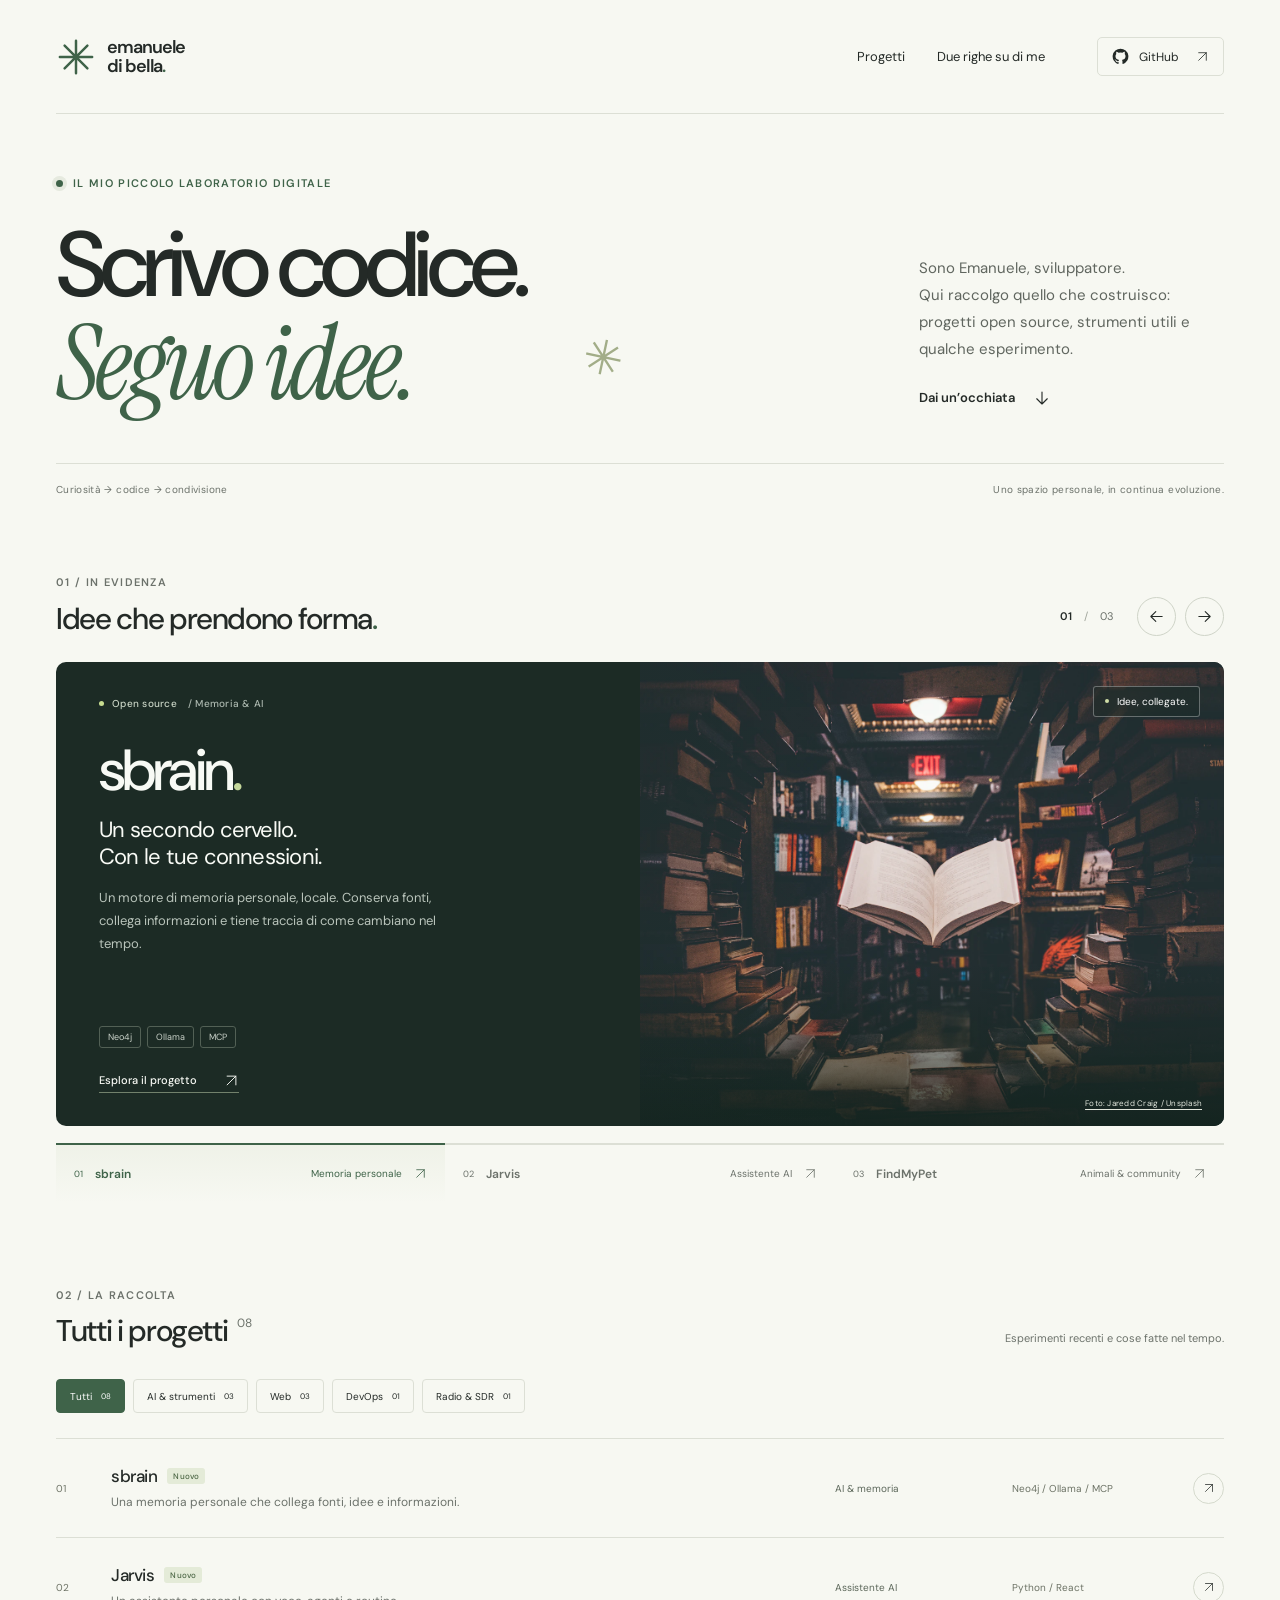
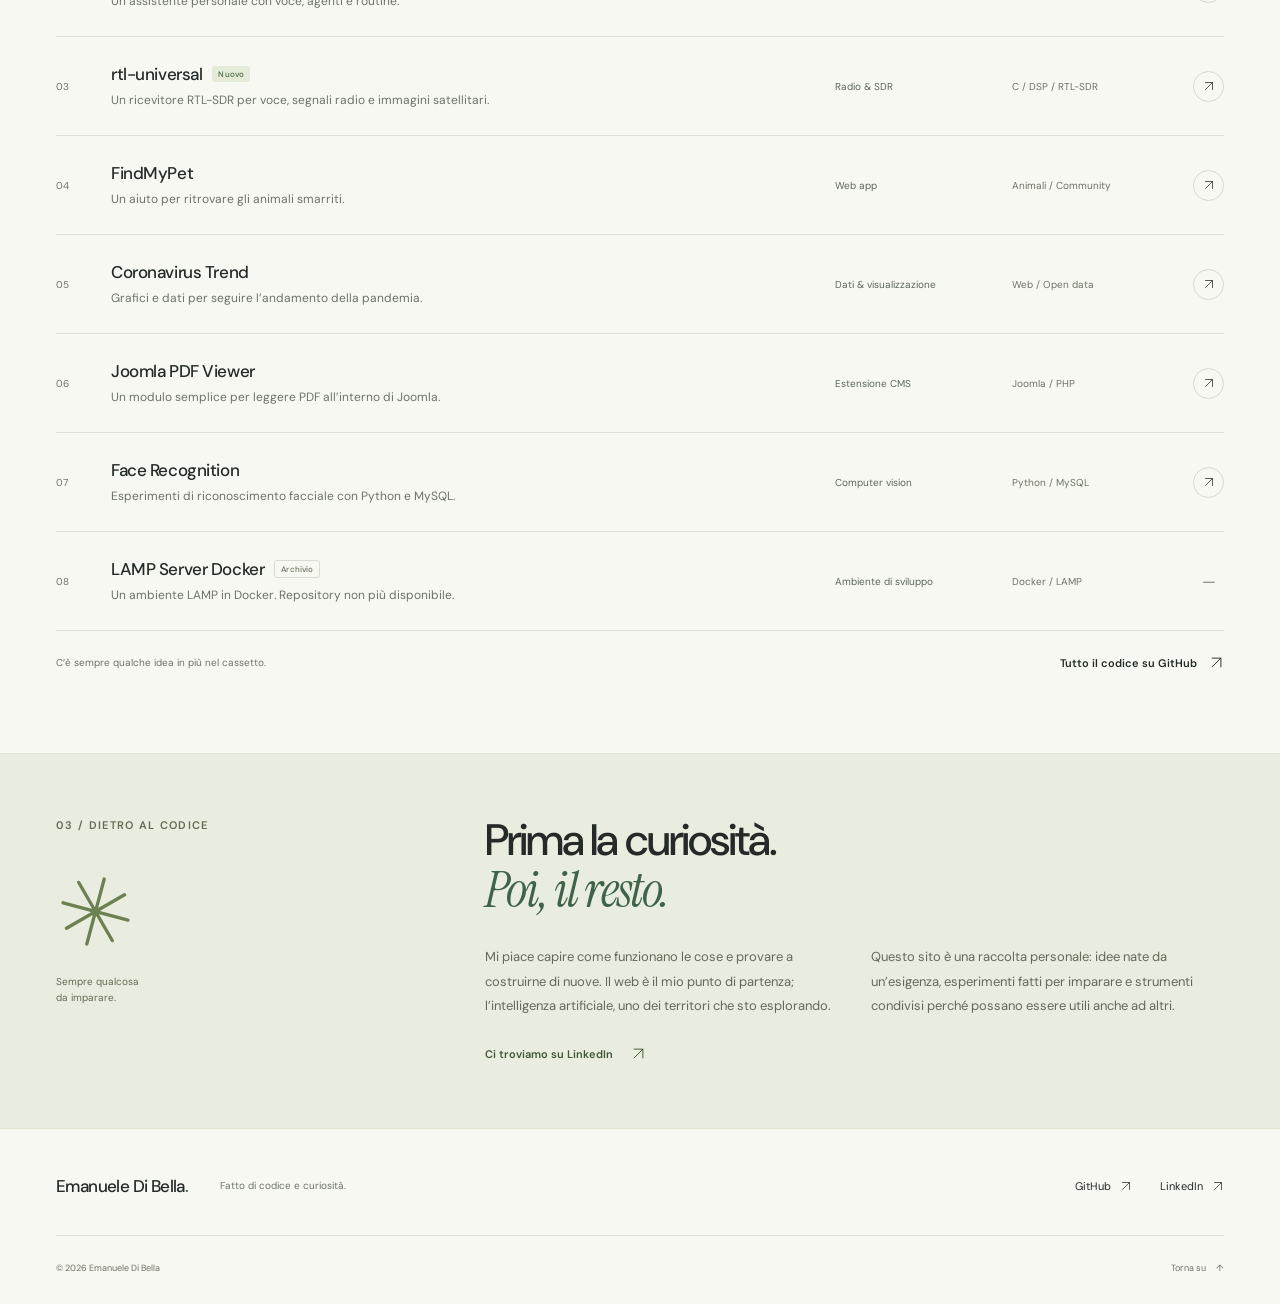
<file: index.html>
<!doctype html>
<html lang="it">
<head>
    <meta charset="utf-8">
    <meta name="viewport" content="width=device-width, initial-scale=1">
    <meta name="description" content="Il piccolo laboratorio di Emanuele Di Bella. Progetti open source, esperimenti con l’intelligenza artificiale e strumenti per il web.">
    <meta name="theme-color" content="#f7f8f2">
    <meta property="og:type" content="website">
    <meta property="og:locale" content="it_IT">
    <meta property="og:title" content="Emanuele Di Bella — Codice e curiosità">
    <meta property="og:description" content="Progetti personali, open source e idee che diventano codice. Entra nel mio piccolo laboratorio.">
    <meta property="og:url" content="https://emanueledibella.com/">
    <link rel="canonical" href="https://emanueledibella.com/">
    <link rel="icon" href="assets/img/favicon.svg" type="image/svg+xml">
    <link rel="preload" href="assets/fonts/dm-sans-variable.ttf" as="font" type="font/ttf" crossorigin>
    <link rel="preload" href="assets/fonts/instrument-serif-italic.ttf" as="font" type="font/ttf" crossorigin>
    <link rel="stylesheet" href="assets/css/style.css">
    <script src="assets/js/js.js" defer></script>
    <title>Emanuele Di Bella — Codice e curiosità</title>
</head>
<body id="top">
    <a class="skip-link" href="#main">Vai al contenuto</a>
    <svg class="svg-definitions" xmlns="http://www.w3.org/2000/svg" aria-hidden="true">
        <symbol id="icon-arrow-up-right" viewBox="0 0 24 24"><path d="M5 19 19 5M5 5h14v14"/></symbol>
        <symbol id="icon-arrow-right" viewBox="0 0 24 24"><path d="M4 12h16m-7-7 7 7-7 7"/></symbol>
        <symbol id="icon-arrow-down" viewBox="0 0 24 24"><path d="M12 4v16m-7-7 7 7 7-7"/></symbol>
        <symbol id="icon-github" viewBox="0 0 24 24"><path fill="currentColor" stroke="none" d="M12 .9a11.1 11.1 0 0 0-3.51 21.63c.55.1.76-.24.76-.54v-2.13c-3.09.67-3.74-1.31-3.74-1.31-.5-1.28-1.23-1.62-1.23-1.62-1.01-.69.08-.68.08-.68 1.12.08 1.71 1.15 1.71 1.15.99 1.7 2.59 1.21 3.22.93.1-.72.39-1.21.7-1.49-2.47-.28-5.06-1.24-5.06-5.49 0-1.21.43-2.2 1.14-2.98-.11-.28-.49-1.41.11-2.94 0 0 .93-.3 3.05 1.14a10.6 10.6 0 0 1 5.55 0c2.12-1.44 3.05-1.14 3.05-1.14.61 1.53.23 2.66.12 2.94.71.78 1.14 1.77 1.14 2.98 0 4.26-2.6 5.21-5.07 5.48.4.35.75 1.02.75 2.06v3.1c0 .3.2.65.77.54A11.1 11.1 0 0 0 12 .9Z"/></symbol>
        <symbol id="icon-asterisk" viewBox="0 0 40 40"><path d="M20 3v34M3 20h34M8 8l24 24M8 32 32 8"/></symbol>
    </svg>

    <header class="site-header page-width">
        <a class="wordmark" href="#top" aria-label="Emanuele Di Bella, torna all’inizio">
            <span class="brand-mark"><svg class="icon" aria-hidden="true"><use href="#icon-asterisk"/></svg></span>
            <span>emanuele<br>di bella<span class="brand-period">.</span></span>
        </a>
        <nav class="main-nav" aria-label="Navigazione principale"><a href="#progetti">Progetti</a><a href="#info">Due righe su di me</a></nav>
        <a class="header-github" href="https://github.com/emanueledibella" target="_blank" rel="noopener noreferrer">
            <svg class="icon" aria-hidden="true"><use href="#icon-github"/></svg><span>GitHub</span><svg class="icon external-icon" aria-hidden="true"><use href="#icon-arrow-up-right"/></svg><span class="sr-only"> (si apre in una nuova scheda)</span>
        </a>
    </header>

    <main id="main">
        <section class="hero page-width" aria-labelledby="hero-title">
            <p class="eyebrow hero-eyebrow"><span class="status-dot"></span> Il mio piccolo laboratorio digitale</p>
            <div class="hero-content">
                <h1 id="hero-title">Scrivo codice.<br><em>Seguo idee.</em><span class="hero-star" aria-hidden="true">✳</span></h1>
                <div class="hero-intro"><p>Sono Emanuele, sviluppatore.<br>Qui raccolgo quello che costruisco: progetti open source, strumenti utili e qualche esperimento.</p><a class="text-link" href="#progetti">Dai un’occhiata <svg class="icon" aria-hidden="true"><use href="#icon-arrow-down"/></svg></a></div>
            </div>
            <div class="hero-footnote" aria-hidden="true"><span>Curiosità → codice → condivisione</span><span>Uno spazio personale, in continua evoluzione.</span></div>
        </section>

        <section class="featured-section page-width" id="progetti" aria-labelledby="featured-title">
            <div class="section-heading">
                <div><p class="eyebrow">01 / In evidenza</p><h2 id="featured-title">Idee che prendono forma<span class="green-period">.</span></h2></div>
                <div class="carousel-controls" data-carousel-controls hidden>
                    <span class="slide-count" aria-hidden="true"><span data-slide-number>01</span><span class="count-divider">/</span>03</span>
                    <button class="circle-button previous-button" type="button" data-previous aria-label="Progetto precedente"><svg class="icon" aria-hidden="true"><use href="#icon-arrow-right"/></svg></button>
                    <button class="circle-button" type="button" data-next aria-label="Progetto successivo"><svg class="icon" aria-hidden="true"><use href="#icon-arrow-right"/></svg></button>
                </div>
            </div>
            <div class="project-carousel" data-carousel aria-label="Progetti in evidenza">
                <article class="featured-project project-sbrain" id="slide-sbrain" data-slide data-name="sbrain">
                    <div class="project-copy">
                        <p class="project-kicker"><span class="small-dot"></span> Open source <span class="project-type">/ Memoria & AI</span></p>
                        <div class="project-story"><h3>sbrain<span class="project-title-dot">.</span></h3><p class="project-subtitle">Un secondo cervello.<br>Con le tue connessioni.</p><p class="project-description">Un motore di memoria personale, locale. Conserva fonti, collega informazioni e tiene traccia di come cambiano nel tempo.</p></div>
                        <div class="project-bottom"><ul class="tech-tags" aria-label="Tecnologie"><li>Neo4j</li><li>Ollama</li><li>MCP</li></ul><a class="project-cta" href="https://github.com/emanueledibella/sbrain" target="_blank" rel="noopener noreferrer">Esplora il progetto <svg class="icon" aria-hidden="true"><use href="#icon-arrow-up-right"/></svg><span class="sr-only"> sbrain su GitHub (nuova scheda)</span></a></div>
                    </div>
                    <figure class="project-visual sbrain-visual" data-swipe-area>
                        <img src="assets/img/sbrain-library.webp" alt="Un libro aperto sospeso tra gli scaffali di una biblioteca" width="1400" height="2100" fetchpriority="high" draggable="false">
                        <span class="visual-label" aria-hidden="true"><span class="small-dot"></span> Idee, collegate.</span>
                        <figcaption><a href="https://unsplash.com/photos/view-of-floating-open-book-from-stacked-books-in-library-HH4WBGNyltc" target="_blank" rel="noopener noreferrer">Foto: Jaredd Craig / Unsplash<span class="sr-only"> (nuova scheda)</span></a></figcaption>
                    </figure>
                </article>
                <article class="featured-project project-jarvis" id="slide-jarvis" data-slide data-name="Jarvis">
                    <div class="project-copy">
                        <p class="project-kicker"><span class="small-dot"></span> Open source <span class="project-type">/ Assistente personale</span></p>
                        <div class="project-story"><h3>Jarvis<span class="project-title-dot">.</span></h3><p class="project-subtitle">Un assistente.<br>Un po’ più personale.</p><p class="project-description">Voce, agenti AI, strumenti MCP e routine. Un assistente che unisce modelli locali o cloud e memoria personale.</p></div>
                        <div class="project-bottom"><ul class="tech-tags" aria-label="Tecnologie"><li>Python</li><li>React</li><li>LangGraph</li></ul><a class="project-cta" href="https://github.com/emanueledibella/jarvis" target="_blank" rel="noopener noreferrer">Esplora il progetto <svg class="icon" aria-hidden="true"><use href="#icon-arrow-up-right"/></svg><span class="sr-only"> Jarvis su GitHub (nuova scheda)</span></a></div>
                    </div>
                    <figure class="project-visual jarvis-visual" data-swipe-area>
                        <span class="orbit orbit-one" aria-hidden="true"></span><span class="orbit orbit-two" aria-hidden="true"></span>
                        <img class="jarvis-logo" src="assets/img/jarvis.svg" alt="Logo originale di Jarvis: una J circondata da orbite azzurre" width="1024" height="1024" loading="lazy" draggable="false">
                        <figcaption class="visual-signature">JARVIS <span>/ Il tuo assistente, il tuo spazio.</span></figcaption>
                    </figure>
                </article>
                <article class="featured-project project-findmypet" id="slide-findmypet" data-slide data-name="FindMyPet">
                    <div class="project-copy">
                        <p class="project-kicker"><span class="small-dot"></span> Progetto personale <span class="project-type">/ Web</span></p>
                        <div class="project-story"><h3>FindMyPet<span class="project-title-dot">.</span></h3><p class="project-subtitle">Un piccolo aiuto.<br>Per ritrovarsi.</p><p class="project-description">Un progetto dedicato agli animali smarriti. La tecnologia al servizio di qualcosa di molto concreto: aiutarli a tornare a casa.</p></div>
                        <div class="project-bottom"><ul class="tech-tags" aria-label="Ambito"><li>Web app</li><li>Community</li></ul><a class="project-cta" href="https://findmypet.info" target="_blank" rel="noopener noreferrer">Visita il sito <svg class="icon" aria-hidden="true"><use href="#icon-arrow-up-right"/></svg><span class="sr-only"> FindMyPet (nuova scheda)</span></a></div>
                    </div>
                    <figure class="project-visual findmypet-visual" data-swipe-area>
                        <img src="assets/img/findmypet.png" alt="Logo FindMyPet: una zampa e un cuore in un segnaposto blu" width="1024" height="1024" loading="lazy" draggable="false">
                        <figcaption class="visual-signature">FINDMYPET <span>/ La strada verso casa.</span></figcaption>
                    </figure>
                </article>
                <p class="sr-only" aria-live="polite" aria-atomic="true" data-carousel-status></p>
            </div>
            <div class="carousel-tabs" data-carousel-tabs aria-label="Scegli un progetto in evidenza" hidden>
                <button type="button" id="tab-sbrain" data-slide-tab aria-controls="slide-sbrain"><span class="tab-number">01</span><span>sbrain</span><span class="tab-detail">Memoria personale</span><svg class="icon" aria-hidden="true"><use href="#icon-arrow-up-right"/></svg></button>
                <button type="button" id="tab-jarvis" data-slide-tab aria-controls="slide-jarvis"><span class="tab-number">02</span><span>Jarvis</span><span class="tab-detail">Assistente AI</span><svg class="icon" aria-hidden="true"><use href="#icon-arrow-up-right"/></svg></button>
                <button type="button" id="tab-findmypet" data-slide-tab aria-controls="slide-findmypet"><span class="tab-number">03</span><span>FindMyPet</span><span class="tab-detail">Animali & community</span><svg class="icon" aria-hidden="true"><use href="#icon-arrow-up-right"/></svg></button>
            </div>
        </section>

        <section class="archive-section page-width" aria-labelledby="archive-title">
            <div class="section-heading archive-heading"><div><p class="eyebrow">02 / La raccolta</p><h2 id="archive-title">Tutti i progetti<span class="project-total">08</span></h2></div><p>Esperimenti recenti e cose fatte nel tempo.</p></div>
            <div class="project-filters" role="group" aria-label="Filtra i progetti" hidden data-filters>
                <button type="button" data-filter="all" aria-pressed="true">Tutti <span>08</span></button>
                <button type="button" data-filter="ai" aria-pressed="false">AI & strumenti <span>03</span></button>
                <button type="button" data-filter="web" aria-pressed="false">Web <span>03</span></button>
                <button type="button" data-filter="devops" aria-pressed="false">DevOps <span>01</span></button>
                <button type="button" data-filter="radio" aria-pressed="false">Radio & SDR <span>01</span></button>
            </div>
            <p class="sr-only" aria-live="polite" aria-atomic="true" data-filter-status></p>
            <div class="project-list">
                <a class="project-row" href="https://github.com/emanueledibella/sbrain" target="_blank" rel="noopener noreferrer" data-category="ai"><span class="row-number" aria-hidden="true">01</span><div class="row-title"><h3>sbrain <span class="new-badge">Nuovo</span></h3><p>Una memoria personale che collega fonti, idee e informazioni.</p></div><span class="row-category">AI & memoria</span><span class="row-tech">Neo4j / Ollama / MCP</span><span class="row-arrow"><svg class="icon" aria-hidden="true"><use href="#icon-arrow-up-right"/></svg></span><span class="sr-only">GitHub, nuova scheda</span></a>
                <a class="project-row" href="https://github.com/emanueledibella/jarvis" target="_blank" rel="noopener noreferrer" data-category="ai"><span class="row-number" aria-hidden="true">02</span><div class="row-title"><h3>Jarvis <span class="new-badge">Nuovo</span></h3><p>Un assistente personale con voce, agenti e routine.</p></div><span class="row-category">Assistente AI</span><span class="row-tech">Python / React</span><span class="row-arrow"><svg class="icon" aria-hidden="true"><use href="#icon-arrow-up-right"/></svg></span><span class="sr-only">GitHub, nuova scheda</span></a>
                <a class="project-row" href="https://github.com/emanueledibella/rtl-universal" target="_blank" rel="noopener noreferrer" data-category="radio"><span class="row-number" aria-hidden="true">03</span><div class="row-title"><h3>rtl-universal <span class="new-badge">Nuovo</span></h3><p>Un ricevitore RTL-SDR per voce, segnali radio e immagini satellitari.</p></div><span class="row-category">Radio & SDR</span><span class="row-tech">C / DSP / RTL-SDR</span><span class="row-arrow"><svg class="icon" aria-hidden="true"><use href="#icon-arrow-up-right"/></svg></span><span class="sr-only">GitHub, nuova scheda</span></a>
                <a class="project-row" href="https://findmypet.info" target="_blank" rel="noopener noreferrer" data-category="web"><span class="row-number" aria-hidden="true">04</span><div class="row-title"><h3>FindMyPet</h3><p>Un aiuto per ritrovare gli animali smarriti.</p></div><span class="row-category">Web app</span><span class="row-tech">Animali / Community</span><span class="row-arrow"><svg class="icon" aria-hidden="true"><use href="#icon-arrow-up-right"/></svg></span><span class="sr-only">Sito del progetto, nuova scheda</span></a>
                <a class="project-row" href="https://github.com/emanueledibella/coronavirus-trend" target="_blank" rel="noopener noreferrer" data-category="web"><span class="row-number" aria-hidden="true">05</span><div class="row-title"><h3>Coronavirus Trend</h3><p>Grafici e dati per seguire l’andamento della pandemia.</p></div><span class="row-category">Dati & visualizzazione</span><span class="row-tech">Web / Open data</span><span class="row-arrow"><svg class="icon" aria-hidden="true"><use href="#icon-arrow-up-right"/></svg></span><span class="sr-only">GitHub, nuova scheda</span></a>
                <a class="project-row" href="https://github.com/emanueledibella/PDF-Viewer-Joomla" target="_blank" rel="noopener noreferrer" data-category="web"><span class="row-number" aria-hidden="true">06</span><div class="row-title"><h3>Joomla PDF Viewer</h3><p>Un modulo semplice per leggere PDF all’interno di Joomla.</p></div><span class="row-category">Estensione CMS</span><span class="row-tech">Joomla / PHP</span><span class="row-arrow"><svg class="icon" aria-hidden="true"><use href="#icon-arrow-up-right"/></svg></span><span class="sr-only">GitHub, nuova scheda</span></a>
                <a class="project-row" href="https://github.com/emanueledibella/face-recognition" target="_blank" rel="noopener noreferrer" data-category="ai"><span class="row-number" aria-hidden="true">07</span><div class="row-title"><h3>Face Recognition</h3><p>Esperimenti di riconoscimento facciale con Python e MySQL.</p></div><span class="row-category">Computer vision</span><span class="row-tech">Python / MySQL</span><span class="row-arrow"><svg class="icon" aria-hidden="true"><use href="#icon-arrow-up-right"/></svg></span><span class="sr-only">GitHub, nuova scheda</span></a>
                <article class="project-row archived-project" data-category="devops"><span class="row-number" aria-hidden="true">08</span><div class="row-title"><h3>LAMP Server Docker <span class="archive-badge">Archivio</span></h3><p>Un ambiente LAMP in Docker. Repository non più disponibile.</p></div><span class="row-category">Ambiente di sviluppo</span><span class="row-tech">Docker / LAMP</span><span class="archived-mark" aria-hidden="true">—</span></article>
            </div>
            <div class="archive-footer"><span>C’è sempre qualche idea in più nel cassetto.</span><a class="text-link" href="https://github.com/emanueledibella" target="_blank" rel="noopener noreferrer">Tutto il codice su GitHub <svg class="icon" aria-hidden="true"><use href="#icon-arrow-up-right"/></svg><span class="sr-only"> (nuova scheda)</span></a></div>
        </section>

        <section class="about-section" id="info" aria-labelledby="about-title">
            <div class="about-content page-width">
                <div class="about-label"><p class="eyebrow">03 / Dietro al codice</p><svg class="about-asterisk icon" aria-hidden="true"><use href="#icon-asterisk"/></svg><span class="about-aside">Sempre qualcosa<br>da imparare.</span></div>
                <div class="about-story"><h2 id="about-title">Prima la curiosità.<br><em>Poi, il resto.</em></h2><div class="about-paragraphs"><p>Mi piace capire come funzionano le cose e provare a costruirne di nuove. Il web è il mio punto di partenza; l’intelligenza artificiale, uno dei territori che sto esplorando.</p><p>Questo sito è una raccolta personale: idee nate da un’esigenza, esperimenti fatti per imparare e strumenti condivisi perché possano essere utili anche ad altri.</p></div><a class="text-link" href="https://www.linkedin.com/in/emanuele-di-bella-b4a986151/" target="_blank" rel="noopener noreferrer">Ci troviamo su LinkedIn <svg class="icon" aria-hidden="true"><use href="#icon-arrow-up-right"/></svg><span class="sr-only"> (nuova scheda)</span></a></div>
            </div>
        </section>
    </main>
    <footer class="site-footer page-width">
        <div class="footer-top"><a class="footer-name" href="#top">Emanuele Di Bella<span class="green-period">.</span></a><p>Fatto di codice e curiosità.</p><div class="footer-socials"><a href="https://github.com/emanueledibella" target="_blank" rel="noopener noreferrer">GitHub <svg class="icon" aria-hidden="true"><use href="#icon-arrow-up-right"/></svg><span class="sr-only"> (nuova scheda)</span></a><a href="https://www.linkedin.com/in/emanuele-di-bella-b4a986151/" target="_blank" rel="noopener noreferrer">LinkedIn <svg class="icon" aria-hidden="true"><use href="#icon-arrow-up-right"/></svg><span class="sr-only"> (nuova scheda)</span></a></div></div>
        <div class="footer-bottom"><span>© <span data-year>2026</span> Emanuele Di Bella</span><a href="#top">Torna su <span aria-hidden="true">↑</span></a></div>
    </footer>
</body>
</html>
</file>
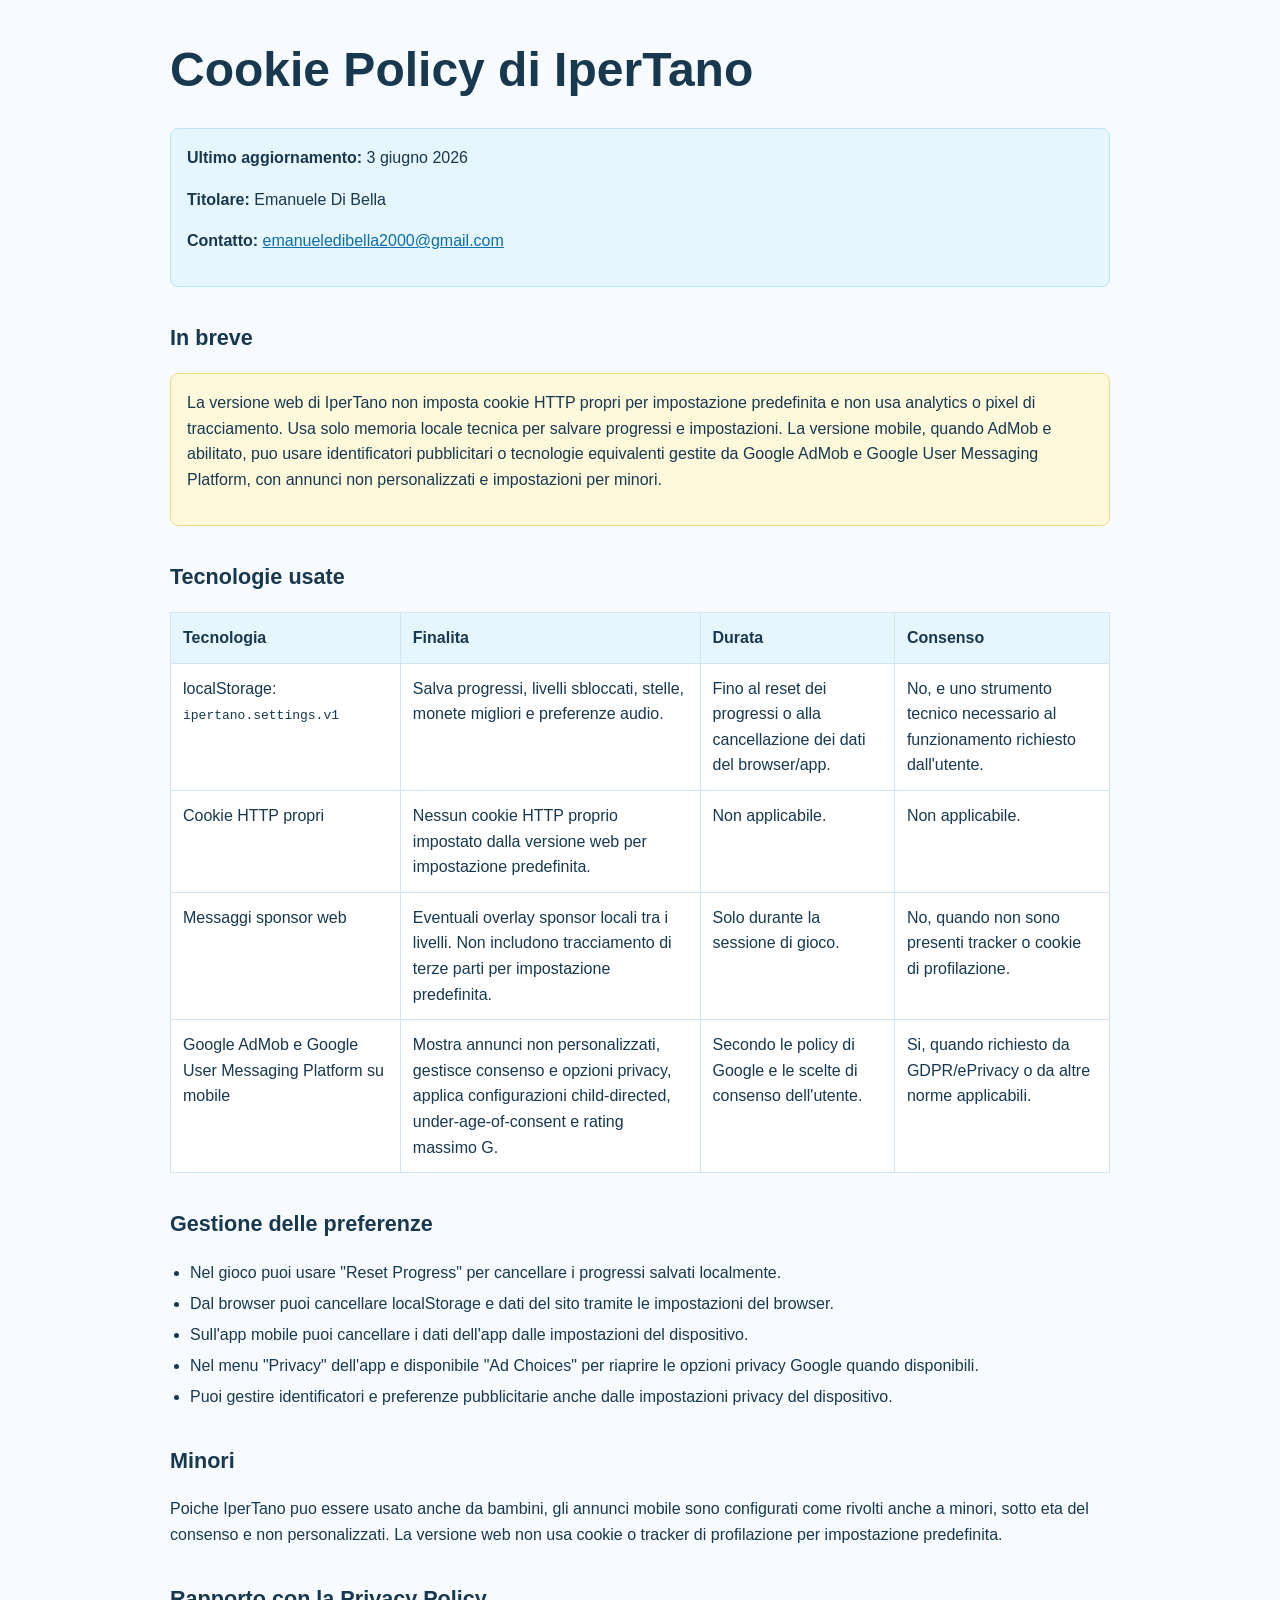
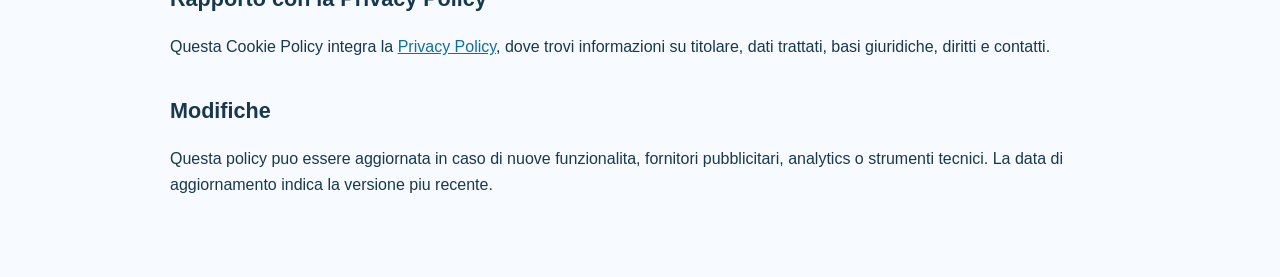
<file: ipertano/cookie.html>
<!doctype html>
<html lang="it">
  <head>
    <meta charset="UTF-8" />
    <meta name="viewport" content="width=device-width, initial-scale=1.0" />
    <title>IperTano - Cookie Policy</title>
    <style>
      :root {
        color: #17384f;
        background: #f7fbff;
        font-family: "Trebuchet MS", "Avenir Next", "Segoe UI", sans-serif;
      }

      * {
        box-sizing: border-box;
      }

      body {
        margin: 0;
        line-height: 1.6;
      }

      main {
        width: min(940px, calc(100% - 32px));
        margin: 0 auto;
        padding: 44px 0 64px;
      }

      h1,
      h2,
      p {
        margin-top: 0;
      }

      h1 {
        font-size: clamp(2rem, 7vw, 3rem);
        line-height: 1.08;
      }

      h2 {
        margin-top: 34px;
        font-size: 1.35rem;
      }

      ul {
        padding-left: 1.25rem;
      }

      li {
        margin: 0.35rem 0;
      }

      table {
        width: 100%;
        border-collapse: collapse;
        margin: 16px 0 22px;
        background: #ffffff;
      }

      th,
      td {
        padding: 12px;
        border: 1px solid #cfe4f4;
        text-align: left;
        vertical-align: top;
      }

      th {
        background: #e6f6ff;
      }

      .meta,
      .summary {
        padding: 16px;
        background: #e6f6ff;
        border: 1px solid #b9e5ff;
        border-radius: 8px;
      }

      .summary {
        background: #fff9dc;
        border-color: #f2dc87;
      }

      a {
        color: #0c6faa;
      }

      @media (max-width: 680px) {
        table,
        thead,
        tbody,
        tr,
        th,
        td {
          display: block;
        }

        tr {
          margin-bottom: 12px;
        }

        th {
          display: none;
        }
      }
    </style>
  </head>
  <body>
    <main>
      <h1>Cookie Policy di IperTano</h1>
      <div class="meta">
        <p><strong>Ultimo aggiornamento:</strong> 3 giugno 2026</p>
        <p><strong>Titolare:</strong> Emanuele Di Bella</p>
        <p><strong>Contatto:</strong> <a href="mailto:emanueledibella2000@gmail.com">emanueledibella2000@gmail.com</a></p>
      </div>

      <h2>In breve</h2>
      <div class="summary">
        <p>
          La versione web di IperTano non imposta cookie HTTP propri per impostazione predefinita e non usa analytics
          o pixel di tracciamento. Usa solo memoria locale tecnica per salvare progressi e impostazioni. La versione
          mobile, quando AdMob e abilitato, puo usare identificatori pubblicitari o tecnologie equivalenti gestite da
          Google AdMob e Google User Messaging Platform, con annunci non personalizzati e impostazioni per minori.
        </p>
      </div>

      <h2>Tecnologie usate</h2>
      <table>
        <thead>
          <tr>
            <th>Tecnologia</th>
            <th>Finalita</th>
            <th>Durata</th>
            <th>Consenso</th>
          </tr>
        </thead>
        <tbody>
          <tr>
            <td>localStorage: <code>ipertano.settings.v1</code></td>
            <td>Salva progressi, livelli sbloccati, stelle, monete migliori e preferenze audio.</td>
            <td>Fino al reset dei progressi o alla cancellazione dei dati del browser/app.</td>
            <td>No, e uno strumento tecnico necessario al funzionamento richiesto dall'utente.</td>
          </tr>
          <tr>
            <td>Cookie HTTP propri</td>
            <td>Nessun cookie HTTP proprio impostato dalla versione web per impostazione predefinita.</td>
            <td>Non applicabile.</td>
            <td>Non applicabile.</td>
          </tr>
          <tr>
            <td>Messaggi sponsor web</td>
            <td>Eventuali overlay sponsor locali tra i livelli. Non includono tracciamento di terze parti per impostazione predefinita.</td>
            <td>Solo durante la sessione di gioco.</td>
            <td>No, quando non sono presenti tracker o cookie di profilazione.</td>
          </tr>
          <tr>
            <td>Google AdMob e Google User Messaging Platform su mobile</td>
            <td>
              Mostra annunci non personalizzati, gestisce consenso e opzioni privacy, applica configurazioni child-directed,
              under-age-of-consent e rating massimo G.
            </td>
            <td>Secondo le policy di Google e le scelte di consenso dell'utente.</td>
            <td>Si, quando richiesto da GDPR/ePrivacy o da altre norme applicabili.</td>
          </tr>
        </tbody>
      </table>

      <h2>Gestione delle preferenze</h2>
      <ul>
        <li>Nel gioco puoi usare "Reset Progress" per cancellare i progressi salvati localmente.</li>
        <li>Dal browser puoi cancellare localStorage e dati del sito tramite le impostazioni del browser.</li>
        <li>Sull'app mobile puoi cancellare i dati dell'app dalle impostazioni del dispositivo.</li>
        <li>Nel menu "Privacy" dell'app e disponibile "Ad Choices" per riaprire le opzioni privacy Google quando disponibili.</li>
        <li>Puoi gestire identificatori e preferenze pubblicitarie anche dalle impostazioni privacy del dispositivo.</li>
      </ul>

      <h2>Minori</h2>
      <p>
        Poiche IperTano puo essere usato anche da bambini, gli annunci mobile sono configurati come rivolti anche a minori,
        sotto eta del consenso e non personalizzati. La versione web non usa cookie o tracker di profilazione per impostazione
        predefinita.
      </p>

      <h2>Rapporto con la Privacy Policy</h2>
      <p>
        Questa Cookie Policy integra la
        <a href="https://emanueledibella.com/ipertano/privacy.html">Privacy Policy</a>, dove trovi informazioni su titolare,
        dati trattati, basi giuridiche, diritti e contatti.
      </p>

      <h2>Modifiche</h2>
      <p>
        Questa policy puo essere aggiornata in caso di nuove funzionalita, fornitori pubblicitari, analytics o strumenti
        tecnici. La data di aggiornamento indica la versione piu recente.
      </p>
    </main>
  </body>
</html>
</file>
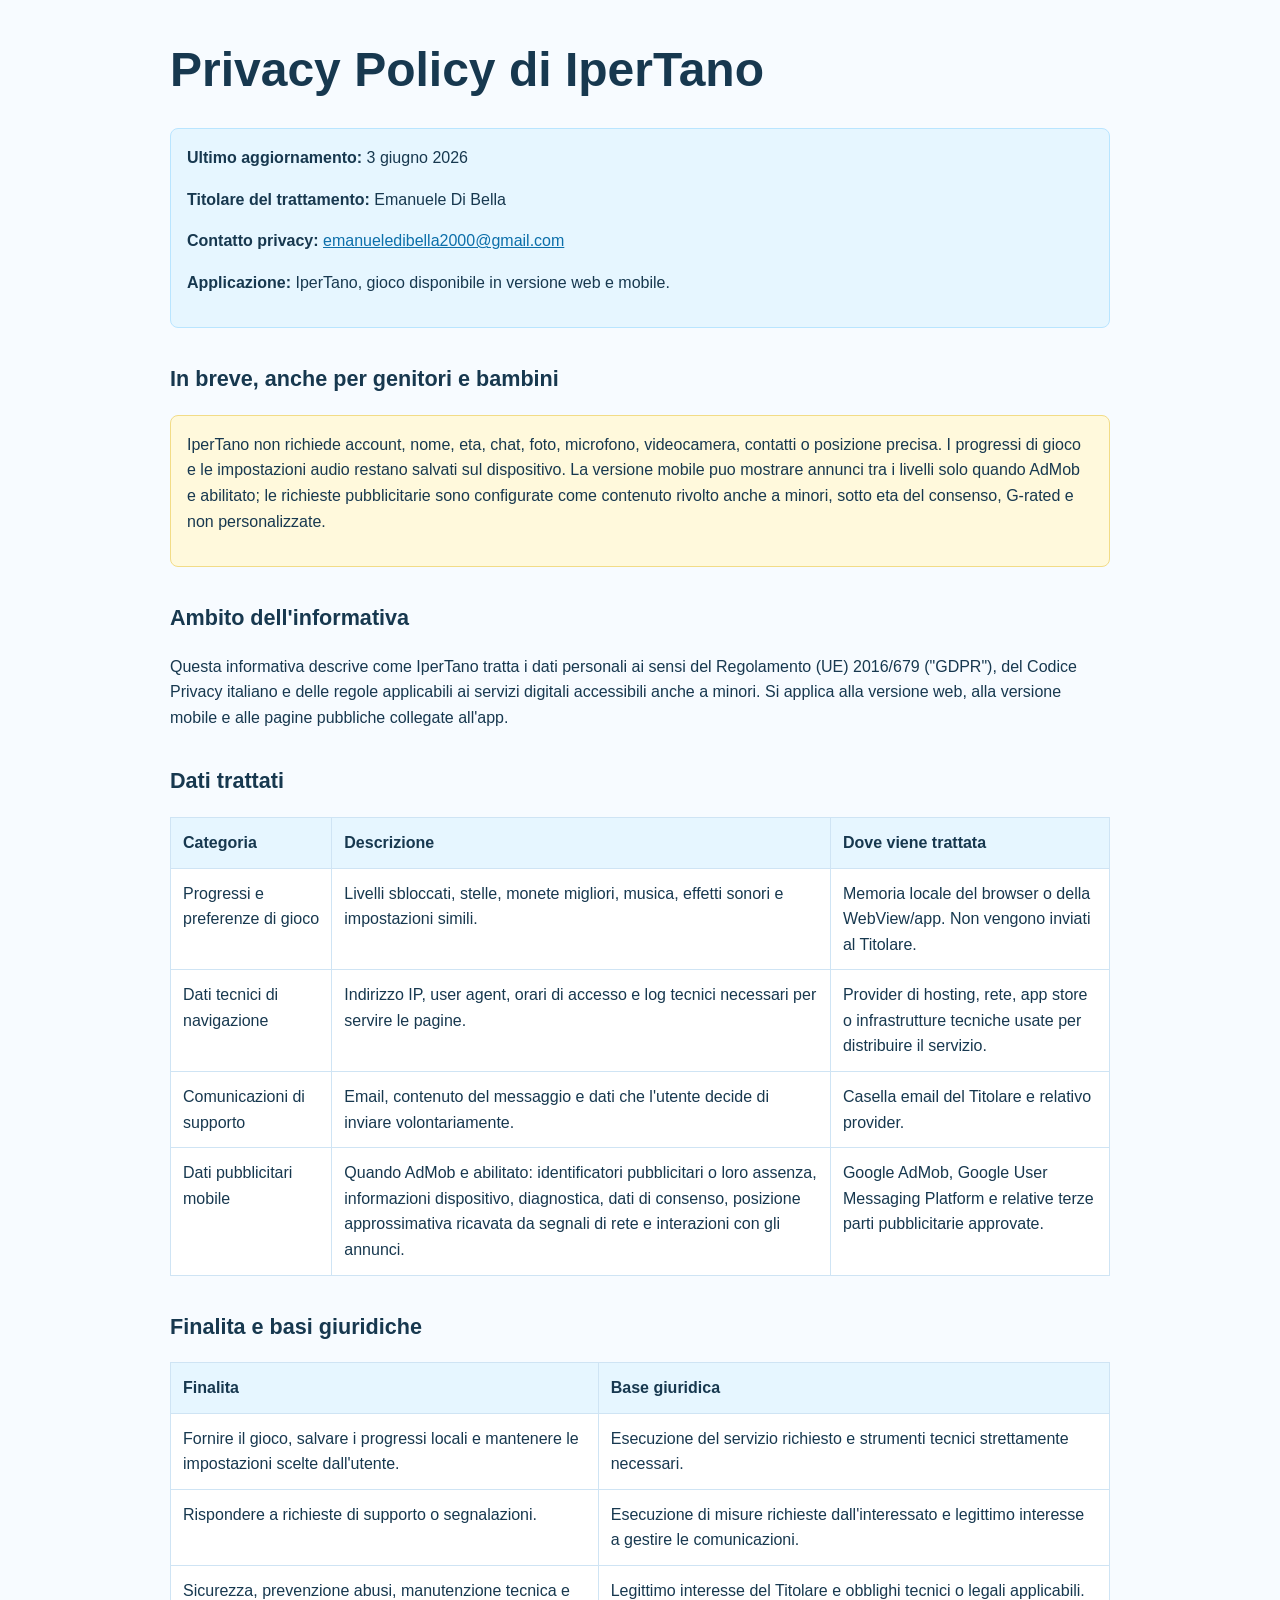
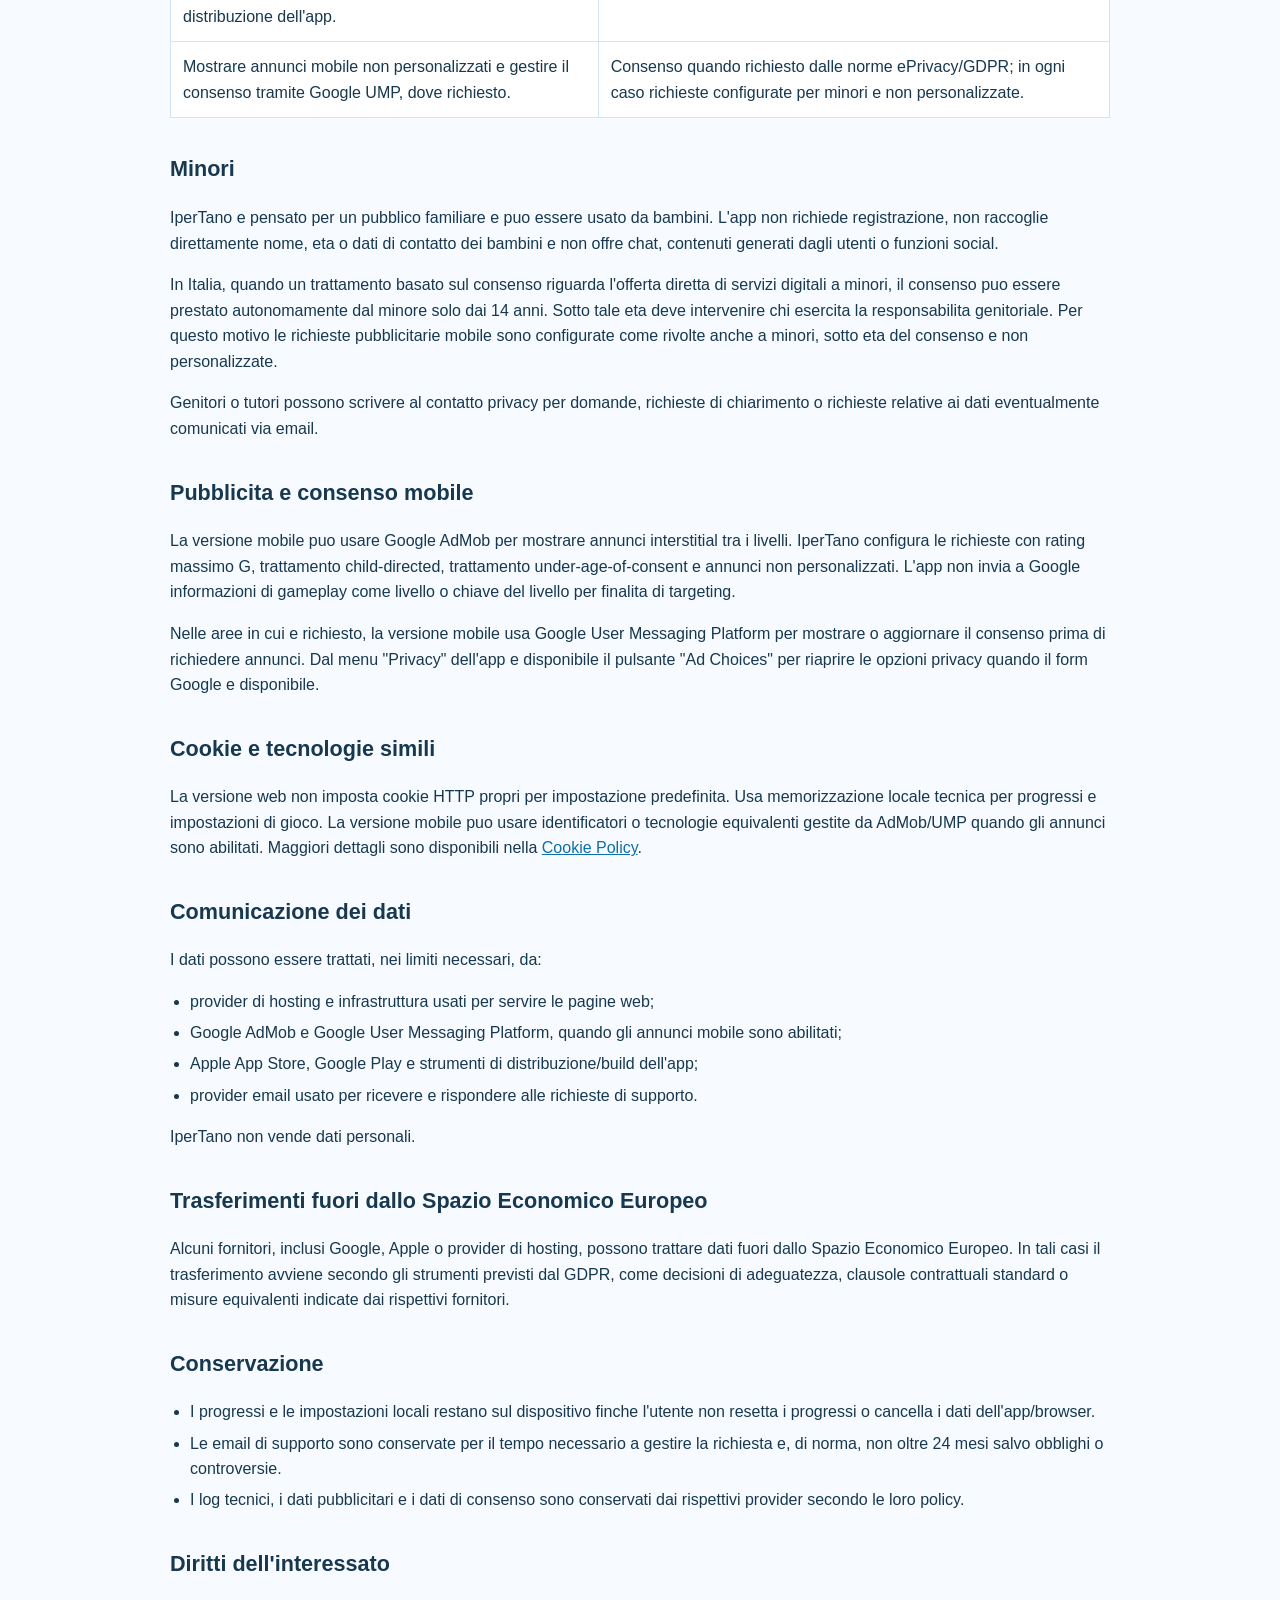
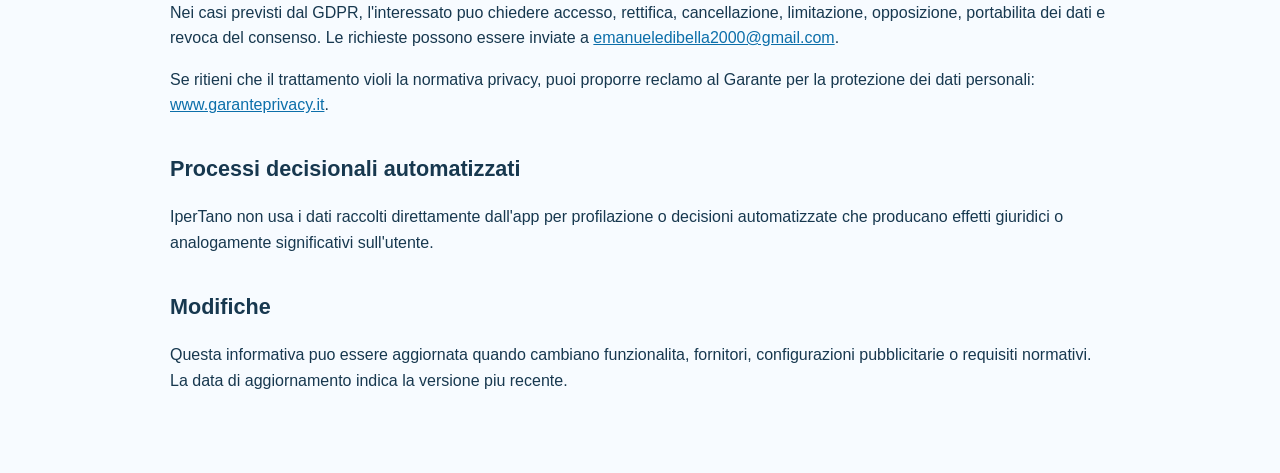
<file: ipertano/privacy.html>
<!doctype html>
<html lang="it">
  <head>
    <meta charset="UTF-8" />
    <meta name="viewport" content="width=device-width, initial-scale=1.0" />
    <title>IperTano - Privacy Policy</title>
    <style>
      :root {
        color: #17384f;
        background: #f7fbff;
        font-family: "Trebuchet MS", "Avenir Next", "Segoe UI", sans-serif;
      }

      * {
        box-sizing: border-box;
      }

      body {
        margin: 0;
        line-height: 1.6;
      }

      main {
        width: min(940px, calc(100% - 32px));
        margin: 0 auto;
        padding: 44px 0 64px;
      }

      h1,
      h2,
      h3,
      p {
        margin-top: 0;
      }

      h1 {
        font-size: clamp(2rem, 7vw, 3rem);
        line-height: 1.08;
      }

      h2 {
        margin-top: 34px;
        font-size: 1.35rem;
      }

      h3 {
        margin-top: 24px;
        font-size: 1.08rem;
      }

      ul {
        padding-left: 1.25rem;
      }

      li {
        margin: 0.35rem 0;
      }

      table {
        width: 100%;
        border-collapse: collapse;
        margin: 16px 0 22px;
        background: #ffffff;
      }

      th,
      td {
        padding: 12px;
        border: 1px solid #cfe4f4;
        text-align: left;
        vertical-align: top;
      }

      th {
        background: #e6f6ff;
      }

      .meta,
      .summary {
        padding: 16px;
        background: #e6f6ff;
        border: 1px solid #b9e5ff;
        border-radius: 8px;
      }

      .summary {
        background: #fff9dc;
        border-color: #f2dc87;
      }

      a {
        color: #0c6faa;
      }

      @media (max-width: 680px) {
        table,
        thead,
        tbody,
        tr,
        th,
        td {
          display: block;
        }

        tr {
          margin-bottom: 12px;
        }

        th {
          display: none;
        }
      }
    </style>
  </head>
  <body>
    <main>
      <h1>Privacy Policy di IperTano</h1>
      <div class="meta">
        <p><strong>Ultimo aggiornamento:</strong> 3 giugno 2026</p>
        <p><strong>Titolare del trattamento:</strong> Emanuele Di Bella</p>
        <p><strong>Contatto privacy:</strong> <a href="mailto:emanueledibella2000@gmail.com">emanueledibella2000@gmail.com</a></p>
        <p><strong>Applicazione:</strong> IperTano, gioco disponibile in versione web e mobile.</p>
      </div>

      <h2>In breve, anche per genitori e bambini</h2>
      <div class="summary">
        <p>
          IperTano non richiede account, nome, eta, chat, foto, microfono, videocamera, contatti o posizione precisa.
          I progressi di gioco e le impostazioni audio restano salvati sul dispositivo. La versione mobile puo mostrare
          annunci tra i livelli solo quando AdMob e abilitato; le richieste pubblicitarie sono configurate come contenuto
          rivolto anche a minori, sotto eta del consenso, G-rated e non personalizzate.
        </p>
      </div>

      <h2>Ambito dell'informativa</h2>
      <p>
        Questa informativa descrive come IperTano tratta i dati personali ai sensi del Regolamento (UE) 2016/679
        ("GDPR"), del Codice Privacy italiano e delle regole applicabili ai servizi digitali accessibili anche a minori.
        Si applica alla versione web, alla versione mobile e alle pagine pubbliche collegate all'app.
      </p>

      <h2>Dati trattati</h2>
      <table>
        <thead>
          <tr>
            <th>Categoria</th>
            <th>Descrizione</th>
            <th>Dove viene trattata</th>
          </tr>
        </thead>
        <tbody>
          <tr>
            <td>Progressi e preferenze di gioco</td>
            <td>Livelli sbloccati, stelle, monete migliori, musica, effetti sonori e impostazioni simili.</td>
            <td>Memoria locale del browser o della WebView/app. Non vengono inviati al Titolare.</td>
          </tr>
          <tr>
            <td>Dati tecnici di navigazione</td>
            <td>Indirizzo IP, user agent, orari di accesso e log tecnici necessari per servire le pagine.</td>
            <td>Provider di hosting, rete, app store o infrastrutture tecniche usate per distribuire il servizio.</td>
          </tr>
          <tr>
            <td>Comunicazioni di supporto</td>
            <td>Email, contenuto del messaggio e dati che l'utente decide di inviare volontariamente.</td>
            <td>Casella email del Titolare e relativo provider.</td>
          </tr>
          <tr>
            <td>Dati pubblicitari mobile</td>
            <td>
              Quando AdMob e abilitato: identificatori pubblicitari o loro assenza, informazioni dispositivo,
              diagnostica, dati di consenso, posizione approssimativa ricavata da segnali di rete e interazioni con gli annunci.
            </td>
            <td>Google AdMob, Google User Messaging Platform e relative terze parti pubblicitarie approvate.</td>
          </tr>
        </tbody>
      </table>

      <h2>Finalita e basi giuridiche</h2>
      <table>
        <thead>
          <tr>
            <th>Finalita</th>
            <th>Base giuridica</th>
          </tr>
        </thead>
        <tbody>
          <tr>
            <td>Fornire il gioco, salvare i progressi locali e mantenere le impostazioni scelte dall'utente.</td>
            <td>Esecuzione del servizio richiesto e strumenti tecnici strettamente necessari.</td>
          </tr>
          <tr>
            <td>Rispondere a richieste di supporto o segnalazioni.</td>
            <td>Esecuzione di misure richieste dall'interessato e legittimo interesse a gestire le comunicazioni.</td>
          </tr>
          <tr>
            <td>Sicurezza, prevenzione abusi, manutenzione tecnica e distribuzione dell'app.</td>
            <td>Legittimo interesse del Titolare e obblighi tecnici o legali applicabili.</td>
          </tr>
          <tr>
            <td>Mostrare annunci mobile non personalizzati e gestire il consenso tramite Google UMP, dove richiesto.</td>
            <td>Consenso quando richiesto dalle norme ePrivacy/GDPR; in ogni caso richieste configurate per minori e non personalizzate.</td>
          </tr>
        </tbody>
      </table>

      <h2>Minori</h2>
      <p>
        IperTano e pensato per un pubblico familiare e puo essere usato da bambini. L'app non richiede registrazione,
        non raccoglie direttamente nome, eta o dati di contatto dei bambini e non offre chat, contenuti generati dagli
        utenti o funzioni social.
      </p>
      <p>
        In Italia, quando un trattamento basato sul consenso riguarda l'offerta diretta di servizi digitali a minori,
        il consenso puo essere prestato autonomamente dal minore solo dai 14 anni. Sotto tale eta deve intervenire chi
        esercita la responsabilita genitoriale. Per questo motivo le richieste pubblicitarie mobile sono configurate
        come rivolte anche a minori, sotto eta del consenso e non personalizzate.
      </p>
      <p>
        Genitori o tutori possono scrivere al contatto privacy per domande, richieste di chiarimento o richieste relative
        ai dati eventualmente comunicati via email.
      </p>

      <h2>Pubblicita e consenso mobile</h2>
      <p>
        La versione mobile puo usare Google AdMob per mostrare annunci interstitial tra i livelli. IperTano configura
        le richieste con rating massimo G, trattamento child-directed, trattamento under-age-of-consent e annunci non
        personalizzati. L'app non invia a Google informazioni di gameplay come livello o chiave del livello per finalita
        di targeting.
      </p>
      <p>
        Nelle aree in cui e richiesto, la versione mobile usa Google User Messaging Platform per mostrare o aggiornare
        il consenso prima di richiedere annunci. Dal menu "Privacy" dell'app e disponibile il pulsante "Ad Choices"
        per riaprire le opzioni privacy quando il form Google e disponibile.
      </p>

      <h2>Cookie e tecnologie simili</h2>
      <p>
        La versione web non imposta cookie HTTP propri per impostazione predefinita. Usa memorizzazione locale tecnica
        per progressi e impostazioni di gioco. La versione mobile puo usare identificatori o tecnologie equivalenti
        gestite da AdMob/UMP quando gli annunci sono abilitati. Maggiori dettagli sono disponibili nella
        <a href="https://emanueledibella.com/ipertano/cookie.html">Cookie Policy</a>.
      </p>

      <h2>Comunicazione dei dati</h2>
      <p>I dati possono essere trattati, nei limiti necessari, da:</p>
      <ul>
        <li>provider di hosting e infrastruttura usati per servire le pagine web;</li>
        <li>Google AdMob e Google User Messaging Platform, quando gli annunci mobile sono abilitati;</li>
        <li>Apple App Store, Google Play e strumenti di distribuzione/build dell'app;</li>
        <li>provider email usato per ricevere e rispondere alle richieste di supporto.</li>
      </ul>
      <p>IperTano non vende dati personali.</p>

      <h2>Trasferimenti fuori dallo Spazio Economico Europeo</h2>
      <p>
        Alcuni fornitori, inclusi Google, Apple o provider di hosting, possono trattare dati fuori dallo Spazio Economico
        Europeo. In tali casi il trasferimento avviene secondo gli strumenti previsti dal GDPR, come decisioni di adeguatezza,
        clausole contrattuali standard o misure equivalenti indicate dai rispettivi fornitori.
      </p>

      <h2>Conservazione</h2>
      <ul>
        <li>I progressi e le impostazioni locali restano sul dispositivo finche l'utente non resetta i progressi o cancella i dati dell'app/browser.</li>
        <li>Le email di supporto sono conservate per il tempo necessario a gestire la richiesta e, di norma, non oltre 24 mesi salvo obblighi o controversie.</li>
        <li>I log tecnici, i dati pubblicitari e i dati di consenso sono conservati dai rispettivi provider secondo le loro policy.</li>
      </ul>

      <h2>Diritti dell'interessato</h2>
      <p>
        Nei casi previsti dal GDPR, l'interessato puo chiedere accesso, rettifica, cancellazione, limitazione,
        opposizione, portabilita dei dati e revoca del consenso. Le richieste possono essere inviate a
        <a href="mailto:emanueledibella2000@gmail.com">emanueledibella2000@gmail.com</a>.
      </p>
      <p>
        Se ritieni che il trattamento violi la normativa privacy, puoi proporre reclamo al Garante per la protezione
        dei dati personali: <a href="https://www.garanteprivacy.it/">www.garanteprivacy.it</a>.
      </p>

      <h2>Processi decisionali automatizzati</h2>
      <p>
        IperTano non usa i dati raccolti direttamente dall'app per profilazione o decisioni automatizzate che producano
        effetti giuridici o analogamente significativi sull'utente.
      </p>

      <h2>Modifiche</h2>
      <p>
        Questa informativa puo essere aggiornata quando cambiano funzionalita, fornitori, configurazioni pubblicitarie
        o requisiti normativi. La data di aggiornamento indica la versione piu recente.
      </p>
    </main>
  </body>
</html>
</file>
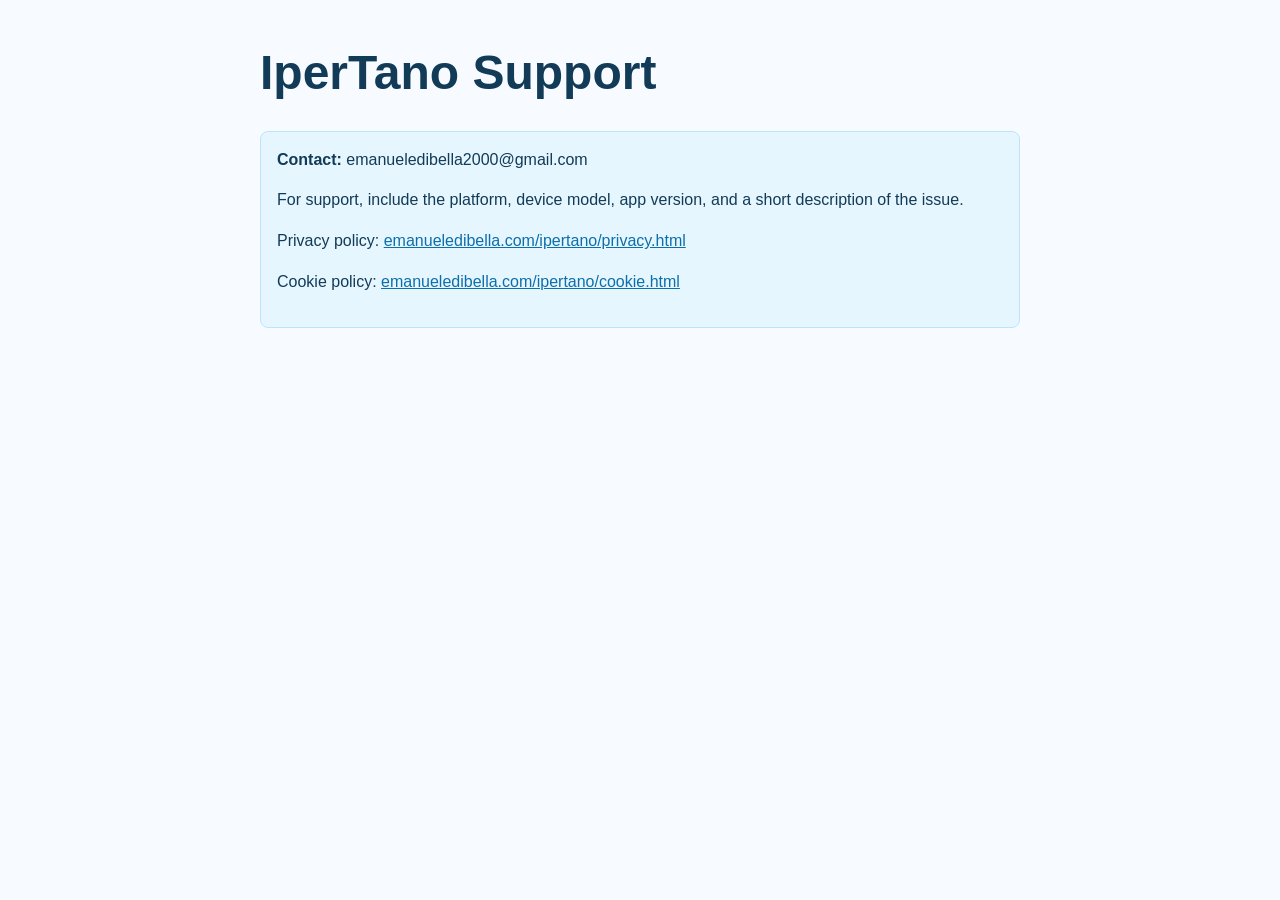
<file: ipertano/support.html>
<!doctype html>
<html lang="en">
  <head>
    <meta charset="UTF-8" />
    <meta name="viewport" content="width=device-width, initial-scale=1.0" />
    <title>IperTano Support</title>
    <style>
      :root {
        color: #123b57;
        background: #f7fbff;
        font-family: "Trebuchet MS", "Avenir Next", "Segoe UI", sans-serif;
      }

      body {
        margin: 0;
        line-height: 1.55;
      }

      main {
        width: min(760px, calc(100% - 32px));
        margin: 0 auto;
        padding: 48px 0 64px;
      }

      h1,
      p {
        margin-top: 0;
      }

      h1 {
        font-size: clamp(2rem, 7vw, 3rem);
        line-height: 1.05;
      }

      .box {
        padding: 16px;
        background: #e6f6ff;
        border: 1px solid #b9e5ff;
        border-radius: 8px;
      }

      a {
        color: #0c6faa;
      }
    </style>
  </head>
  <body>
    <main>
      <h1>IperTano Support</h1>
      <div class="box">
        <p><strong>Contact:</strong> emanueledibella2000@gmail.com</p>
        <p>
          For support, include the platform, device model, app version, and a short description of the issue.
        </p>
        <p>
          Privacy policy:
          <a href="https://emanueledibella.com/ipertano/privacy.html">emanueledibella.com/ipertano/privacy.html</a>
        </p>
        <p>
          Cookie policy:
          <a href="https://emanueledibella.com/ipertano/cookie.html">emanueledibella.com/ipertano/cookie.html</a>
        </p>
      </div>
    </main>
  </body>
</html>
</file>
<file: assets/css/style.css>
@font-face {
    font-family: "DM Sans";
    font-style: normal;
    font-weight: 100 1000;
    font-display: swap;
    src: url("../fonts/dm-sans-variable.ttf") format("truetype");
}
@font-face {
    font-family: "Instrument Serif";
    font-style: italic;
    font-weight: 400;
    font-display: swap;
    src: url("../fonts/instrument-serif-italic.ttf") format("truetype");
}
:root {
    color-scheme: light;
    --paper: #f7f8f2;
    --ink: #242a27;
    --muted: #6c726b;
    --green: #3f6349;
    --line: #dcdfd5;
    --serif: "Instrument Serif", Georgia, serif;
    --sans: "DM Sans", sans-serif;
}
*, *::before, *::after { box-sizing: border-box; }
html { scroll-behavior: smooth; scroll-padding-top: 28px; }
body { margin: 0; background: var(--paper); color: var(--ink); font-family: var(--sans); -webkit-font-smoothing: antialiased; }
button, a { -webkit-tap-highlight-color: transparent; touch-action: manipulation; }
button { color: inherit; font: inherit; cursor: pointer; }
a { color: inherit; text-decoration: none; }
button:focus-visible, a:focus-visible { outline: 3px solid #658d52; outline-offset: 6px; }
img { display: block; max-width: 100%; height: auto; }
h1, h2, h3, p, figure { margin: 0; }
ul { list-style: none; margin: 0; padding: 0; }
em { font-family: var(--serif); font-weight: 400; }
::selection { color: #fff; background: var(--green); }
[hidden] { display: none !important; }
.page-width { width: min(1248px, calc(100% - 112px)); margin-inline: auto; }
.icon { width: 22px; height: 22px; fill: none; stroke: currentColor; stroke-width: 1.5; stroke-linecap: round; stroke-linejoin: round; flex-shrink: 0; }
.svg-definitions { position: absolute; width: 0; height: 0; overflow: hidden; }
.sr-only { position: absolute; width: 1px; height: 1px; padding: 0; margin: -1px; overflow: hidden; clip-path: inset(50%); white-space: nowrap; border: 0; }
.skip-link { position: fixed; z-index: 20; top: 12px; left: 12px; padding: 16px 22px; color: #fff; background: var(--green); border-radius: 6px; transform: translateY(-150%); }
.skip-link:focus { transform: translateY(0); }
.eyebrow { font-size: 11px; font-weight: 600; line-height: 1.6; letter-spacing: .12em; text-transform: uppercase; }
.small-dot, .status-dot { display: inline-block; width: 6px; height: 6px; border-radius: 50%; background: currentColor; flex-shrink: 0; }
.text-link { display: inline-flex; align-items: center; gap: 18px; font-size: 13px; font-weight: 600; }
.text-link .icon { width: 18px; height: 18px; transition: transform .2s ease; }
.text-link:hover .icon { transform: translate(2px, -2px); }
.green-period { color: var(--green); }

.site-header { display: flex; justify-content: space-between; align-items: center; min-height: 114px; border-bottom: 1px solid var(--line); }
.wordmark { display: inline-flex; align-items: center; gap: 12px; font-size: 18px; font-weight: 600; line-height: 1.05; letter-spacing: -.06em; }
.brand-mark { display: grid; place-items: center; width: 39px; height: 39px; color: var(--green); }
.brand-mark .icon { width: 38px; height: 38px; stroke-width: 2.6; }
.brand-period { color: var(--green); }
.main-nav { display: flex; gap: 32px; margin-left: auto; margin-right: 52px; font-size: 13px; }
.main-nav a { padding-block: 10px; transition: color .2s; }
.main-nav a:hover { color: var(--green); }
.header-github { display: inline-flex; align-items: center; gap: 10px; border: 1px solid var(--line); border-radius: 5px; padding: 10px 14px; font-size: 12px; transition: background .2s, border-color .2s; }
.header-github:hover { border-color: var(--green); background: #eef1e8; }
.header-github .icon { width: 17px; height: 17px; }
.header-github .external-icon { width: 13px; height: 13px; margin-left: 7px; }

.hero { padding-block: 61px 27px; }
.hero-eyebrow { display: flex; align-items: center; gap: 10px; color: var(--green); }
.status-dot { width: 7px; height: 7px; box-shadow: 0 0 0 4px #e6eadf; }
.hero-content { display: flex; justify-content: space-between; align-items: flex-end; gap: 50px; margin-top: 27px; }
h1 { position: relative; font-size: clamp(64px, 7.2vw, 103px); font-weight: 500; line-height: .99; letter-spacing: -.065em; }
h1 em { color: var(--green); font-size: 1.13em; line-height: 1.02; letter-spacing: -.045em; }
.hero-star { position: absolute; top: 58%; right: -92px; font-family: Georgia, serif; font-size: 48px; font-weight: 400; color: #a2ad88; transform: rotate(12deg); }
.hero-intro { width: 305px; flex-shrink: 0; padding-bottom: 10px; }
.hero-intro p { color: #60665f; font-size: 15px; line-height: 1.8; }
.hero-intro .text-link { margin-top: 26px; }
.hero-intro .text-link:hover .icon { transform: translateY(3px); }
.hero-footnote { display: flex; justify-content: space-between; margin-top: 46px; padding-block: 19px 0; border-top: 1px solid var(--line); color: var(--muted); font-size: 10px; letter-spacing: .035em; }

.featured-section { padding-top: 51px; }
.section-heading { display: flex; align-items: flex-end; justify-content: space-between; gap: 24px; margin-bottom: 25px; }
.section-heading .eyebrow { color: var(--muted); margin-bottom: 9px; }
h2 { font-size: 30px; font-weight: 500; line-height: 1.2; letter-spacing: -.045em; }
.carousel-controls { display: flex; align-items: center; gap: 9px; padding-bottom: 1px; }
.slide-count { color: var(--muted); font-size: 11px; font-variant-numeric: tabular-nums; margin-right: 14px; }
[data-slide-number] { color: var(--ink); font-weight: 600; }
.count-divider { margin-inline: 12px; color: #a0a59b; }
.circle-button { display: grid; place-items: center; width: 39px; height: 39px; border-radius: 50%; border: 1px solid #cfd4c8; background: transparent; transition: color .2s, background .2s, border-color .2s; }
.circle-button .icon { width: 17px; height: 17px; }
.circle-button:hover { background: var(--green); border-color: var(--green); color: #fff; }
.previous-button .icon { transform: rotate(180deg); }
.featured-project { display: grid; grid-template-columns: 1fr 1fr; min-height: 464px; overflow: hidden; border-radius: 10px; color: #f8faf5; background: #1c2b25; }
.featured-project + .featured-project { margin-top: 20px; }
.has-carousel .featured-project { margin-top: 0; }
.is-entering { animation: reveal-project .35s ease both; }
@keyframes reveal-project { from { opacity: .35; transform: translateY(5px); } to { opacity: 1; transform: translateY(0); } }
.project-copy { display: flex; flex-direction: column; align-items: flex-start; padding: 35px 43px 33px; }
.project-kicker { display: flex; align-items: center; gap: 8px; color: #cad5c6; font-size: 10px; font-weight: 500; letter-spacing: .025em; }
.project-kicker .small-dot { color: #c7dc90; width: 5px; height: 5px; }
.project-type { color: #abb7ae; margin-left: 3px; }
.project-story { margin-top: 31px; }
.project-story h3 { font-size: 58px; font-weight: 500; line-height: 1; letter-spacing: -.055em; }
.project-title-dot { color: #c5d89b; }
.project-subtitle { margin-top: 17px; font-size: 22px; line-height: 1.25; letter-spacing: -.035em; }
.project-description { max-width: 350px; margin-top: 15px; color: #b9c4bb; font-size: 13px; line-height: 1.8; }
.project-bottom { display: flex; align-items: flex-start; flex-direction: column; gap: 25px; width: 100%; margin-top: auto; padding-top: 22px; }
.tech-tags { display: flex; flex-wrap: wrap; gap: 6px; }
.tech-tags li { border: 1px solid #526055; border-radius: 3px; padding: 4px 8px; color: #cbd3ca; font-size: 9px; }
.project-cta { display: inline-flex; align-items: center; justify-content: space-between; gap: 27px; padding-bottom: 4px; border-bottom: 1px solid #72816c; font-size: 11px; font-weight: 500; transition: color .2s; }
.project-cta .icon { width: 15px; height: 15px; transition: transform .2s; }
.project-cta:hover { color: #d4e7ad; }
.project-cta:hover .icon { transform: translate(2px, -2px); }
.project-visual { position: relative; min-width: 0; overflow: hidden; touch-action: pan-y; user-select: none; }
.sbrain-visual img { position: absolute; inset: 0; width: 100%; height: 100%; object-fit: cover; object-position: center 53%; }
.sbrain-visual::after { content: ""; position: absolute; inset: 0; pointer-events: none; background: linear-gradient(90deg, #1c2b252e, transparent 35%), linear-gradient(0deg, #12231dd9, transparent 35%); }
.visual-label { position: absolute; z-index: 1; top: 24px; right: 24px; display: flex; align-items: center; gap: 8px; padding: 8px 11px; border: 1px solid #ffffff50; border-radius: 3px; background: #172b244f; color: #fff; font-size: 10px; backdrop-filter: blur(12px); }
.visual-label .small-dot { color: #d0dda7; width: 4px; height: 4px; }
.sbrain-visual figcaption { position: absolute; right: 22px; bottom: 18px; z-index: 1; font-size: 8px; letter-spacing: .03em; color: #e1e6dc; }
.sbrain-visual figcaption a { padding-block: 8px; text-decoration: underline; text-underline-offset: 3px; }
.project-jarvis { background: #142530; }
.project-jarvis .project-title-dot, .project-jarvis .project-kicker .small-dot { color: #8fdce2; }
.project-jarvis .project-description { color: #b4c6cf; }
.project-jarvis .tech-tags li { border-color: #4a616d; color: #c0d5dc; }
.jarvis-visual { display: grid; place-items: center; background: radial-gradient(ellipse at center, #21404a 0%, #101e29 70%); }
.jarvis-logo { position: relative; z-index: 1; width: 63%; max-width: 340px; filter: drop-shadow(0 23px 26px #06121b80); transform: rotate(-9deg); transition: transform .6s ease; }
.jarvis-visual:hover .jarvis-logo { transform: rotate(-3deg) translateY(-5px); }
.orbit { position: absolute; width: 80%; aspect-ratio: 1; border: 1px solid #79bbcf20; border-radius: 50%; }
.orbit-two { width: 105%; border-style: dashed; opacity: .6; }
.visual-signature { position: absolute; bottom: 25px; left: 0; width: 100%; text-align: center; color: #b5d7df; font-size: 9px; letter-spacing: .15em; }
.visual-signature span { margin-left: 8px; letter-spacing: .015em; }
.project-findmypet { background: #1a3644; }
.project-findmypet .project-story h3 { font-size: 47px; }
.project-findmypet .project-description { color: #b8c9d1; }
.findmypet-visual { display: grid; place-items: center; background: #eaf3ff; }
.findmypet-visual img { width: 70%; max-width: 320px; border-radius: 13px; box-shadow: 0 20px 50px #a7bfd32b; transform: rotate(5deg); }
.findmypet-visual .visual-signature { color: #365f8a; }
.carousel-tabs { display: grid; grid-template-columns: repeat(3, 1fr); margin-top: 17px; }
.carousel-tabs button { display: flex; align-items: center; gap: 12px; min-height: 60px; padding: 15px 18px; border: 0; border-top: 2px solid var(--line); text-align: left; background: none; font-size: 12px; color: var(--muted); transition: color .2s, border-color .2s, background .2s; }
.carousel-tabs button[aria-selected="true"] { color: var(--green); border-top-color: var(--green); background: linear-gradient(#e7ecde80, transparent); }
.carousel-tabs button:hover { color: var(--green); background-color: #edf0e5; }
.tab-number { font-size: 9px; }
.carousel-tabs button > span:nth-child(2) { font-weight: 600; }
.tab-detail { font-size: 10px; margin-left: auto; }
.carousel-tabs .icon { width: 13px; height: 13px; margin-left: auto; }
.tab-detail + .icon { margin-left: 0; }

.archive-section { padding-block: 84px 83px; }
.archive-heading { margin-bottom: 30px; }
.archive-heading > p { padding-bottom: 4px; font-size: 11px; color: var(--muted); }
.project-total { display: inline-block; vertical-align: top; margin: 3px 0 0 10px; font-size: 12px; font-weight: 400; letter-spacing: 0; color: var(--muted); }
.project-filters { display: flex; gap: 8px; margin-bottom: 25px; flex-wrap: wrap; }
.project-filters button { display: inline-flex; gap: 9px; align-items: center; min-height: 34px; padding: 7px 13px; border: 1px solid var(--line); border-radius: 4px; background: transparent; font-size: 10px; transition: background .2s, color .2s, border-color .2s; }
.project-filters button span { font-size: 8px; }
.project-filters button[aria-pressed="true"] { color: #fff; background: var(--green); border-color: var(--green); }
.project-filters button:hover:not([aria-pressed="true"]) { background: #e8ecdf; border-color: #a9b69e; }
.project-list { border-top: 1px solid var(--line); }
.project-row { display: grid; grid-template-columns: 38px minmax(0, 1fr) 160px 164px 31px; align-items: center; gap: 17px; min-height: 99px; padding-block: 17px; border-bottom: 1px solid var(--line); transition: padding .2s, background .2s; }
.project-row:hover { padding-inline: 10px; background: #eef1e7; }
.row-number { color: #6c7265; font-size: 10px; }
.row-title h3 { display: flex; align-items: center; flex-wrap: wrap; gap: 10px; font-size: 17px; font-weight: 500; letter-spacing: -.025em; }
.row-title p { margin-top: 6px; font-size: 12px; color: var(--muted); line-height: 1.6; }
.new-badge { display: inline-block; padding: 3px 6px; color: #4a6543; background: #e4ebd8; border-radius: 3px; font-size: 8px; font-weight: 500; letter-spacing: .015em; }
.archive-badge { padding: 3px 6px; border: 1px solid #d8dbd2; border-radius: 3px; color: #697260; font-size: 8px; letter-spacing: .015em; }
.archived-mark { text-align: center; color: #81887a; }
.archived-project:hover { padding-inline: 0; background: transparent; }
.row-category { font-size: 10px; color: #5c675a; }
.row-tech { font-size: 10px; color: #6c7265; }
.row-arrow { display: grid; place-items: center; width: 31px; height: 31px; border: 1px solid #d5dacd; border-radius: 50%; transition: color .2s, background .2s, border-color .2s; }
.row-arrow .icon { width: 12px; height: 12px; }
.project-row:hover .row-arrow { color: #fff; background: var(--green); border-color: var(--green); }
.archive-footer { display: flex; align-items: center; justify-content: space-between; gap: 20px; padding-top: 24px; }
.archive-footer > span { color: var(--muted); font-size: 10px; }
.archive-footer .text-link { font-size: 11px; gap: 12px; }
.archive-footer .icon { width: 15px; height: 15px; }

.about-section { background: #e9eddf; border-block: 1px solid #dfe4d3; }
.about-content { display: grid; grid-template-columns: 1fr 2fr; gap: 60px; padding-block: 63px 65px; }
.about-label { display: flex; flex-direction: column; align-items: flex-start; }
.about-label .eyebrow { color: #606b53; }
.about-asterisk { width: 79px; height: 79px; margin: 37px 0 23px; color: #6c8052; stroke-width: 1.7; transform: rotate(15deg); }
.about-aside { color: #606b53; font-size: 10px; line-height: 1.6; }
.about-story h2 { font-size: 44px; line-height: 1.05; letter-spacing: -.045em; }
.about-story h2 em { font-size: 1.16em; color: var(--green); }
.about-paragraphs { display: grid; grid-template-columns: 1fr 1fr; gap: 32px; margin-top: 28px; }
.about-paragraphs p { color: #616b59; font-size: 13px; line-height: 1.9; }
.about-story .text-link { margin-top: 27px; color: #3e5736; font-size: 11px; }
.about-story .text-link .icon { width: 15px; height: 15px; }

.site-footer { padding-top: 46px; }
.footer-top { display: flex; align-items: center; gap: 32px; padding-bottom: 38px; }
.footer-name { font-size: 17px; font-weight: 500; letter-spacing: -.035em; }
.footer-top > p { color: var(--muted); font-size: 10px; }
.footer-socials { display: flex; gap: 28px; margin-left: auto; }
.footer-socials a { display: inline-flex; align-items: center; gap: 9px; font-size: 11px; }
.footer-socials .icon { width: 12px; height: 12px; }
.footer-socials a:hover { color: var(--green); }
.footer-bottom { display: flex; align-items: center; justify-content: space-between; border-top: 1px solid var(--line); padding-block: 18px 22px; font-size: 9px; color: #6c7265; }
.footer-bottom a { padding: 8px 0 8px 14px; }
.footer-bottom a span { margin-left: 8px; }

@media (min-width: 1550px) {
    .hero { padding-top: 75px; }
    .hero-content { margin-top: 35px; }
    .hero-footnote { margin-top: 55px; }
    .featured-project { min-height: 495px; }
    .project-copy { padding: 40px 47px; }
}
@media (max-width: 1100px) {
    .page-width { width: calc(100% - 72px); }
    .hero-content { gap: 40px; }
    .hero-star { right: -60px; font-size: 36px; }
    .hero-intro { width: 265px; }
    .hero-intro p { font-size: 14px; }
    .project-copy { padding: 30px; }
    .project-story h3 { font-size: 52px; }
    .featured-project { min-height: 465px; }
    .tab-detail { display: none; }
    .tab-detail + .icon { margin-left: auto; }
    .project-row { grid-template-columns: 25px minmax(0, 1fr) 143px 31px; gap: 15px; }
    .row-tech { display: none; }
    .about-content { grid-template-columns: 1fr 2.3fr; gap: 40px; }
}
@media (max-width: 800px) {
    .page-width { width: calc(100% - 48px); }
    .site-header { min-height: 91px; }
    .main-nav { gap: 20px; margin-right: 27px; font-size: 12px; }
    .hero { padding-top: 46px; }
    .hero-content { gap: 26px; }
    h1 { font-size: clamp(50px, 8.2vw, 65px); }
    .hero-star { display: none; }
    .hero-intro { width: 220px; padding-bottom: 0; }
    .hero-intro p { font-size: 12px; }
    .hero-intro .text-link { margin-top: 17px; font-size: 11px; }
    .hero-footnote { margin-top: 35px; font-size: 9px; }
    .featured-section { padding-top: 35px; }
    h2 { font-size: 25px; }
    .eyebrow { font-size: 10px; }
    .featured-project { grid-template-columns: 1.1fr 1fr; min-height: 440px; }
    .project-copy { padding: 26px; }
    .project-kicker { font-size: 9px; flex-wrap: wrap; gap: 6px; }
    .project-type { margin-left: 0; }
    .project-story { margin-top: 28px; }
    .project-story h3 { font-size: 47px; }
    .project-findmypet .project-story h3 { font-size: 36px; }
    .project-subtitle { font-size: 20px; }
    .project-description { font-size: 11px; }
    .project-bottom { gap: 20px; }
    .sbrain-visual img { object-position: 50% 50%; }
    .visual-label { top: 17px; right: 17px; font-size: 8px; }
    .jarvis-logo { width: 83%; }
    .visual-signature span { display: none; }
    .carousel-tabs button { padding-inline: 10px; }
    .archive-section { padding-block: 65px; }
    .archive-heading > p { max-width: 185px; text-align: right; line-height: 1.6; }
    .project-row { grid-template-columns: 24px minmax(0, 1fr) 115px 28px; gap: 12px; min-height: 93px; }
    .row-title h3 { font-size: 15px; }
    .row-title p { font-size: 10px; }
    .row-category { font-size: 9px; }
    .about-content { gap: 30px; padding-block: 48px; }
    .about-story h2 { font-size: 38px; }
    .about-paragraphs { gap: 24px; }
    .about-paragraphs p { font-size: 11px; }
    .footer-top { flex-wrap: wrap; gap: 15px 24px; }
    .footer-top > p { width: 100%; order: 3; }
}
@media (max-width: 580px) {
    .page-width { width: calc(100% - 40px); }
    html { scroll-padding-top: 20px; }
    .site-header { min-height: 82px; }
    .wordmark { font-size: 16px; gap: 8px; }
    .brand-mark, .brand-mark .icon { width: 30px; height: 30px; }
    .main-nav { margin: 0 16px 0 auto; }
    .main-nav a { font-size: 11px; }
    .main-nav a:nth-child(2) { display: none; }
    .header-github { padding: 9px; gap: 7px; font-size: 10px; }
    .header-github .icon { width: 15px; height: 15px; }
    .header-github .external-icon { display: none; }
    .hero { padding-top: 40px; padding-bottom: 17px; }
    .hero-eyebrow { font-size: 8px; letter-spacing: .11em; }
    .hero-content { display: block; margin-top: 23px; }
    h1 { display: inline-block; font-size: clamp(48px, 12vw, 69px); }
    h1 em { font-size: 1.15em; }
    .hero-star { display: inline; right: -55px; top: 56%; font-size: 29px; }
    .hero-intro { width: auto; margin-top: 28px; }
    .hero-intro p { max-width: 300px; font-size: 13px; line-height: 1.8; }
    .hero-intro .text-link { margin-top: 17px; font-size: 12px; }
    .hero-footnote { margin-top: 28px; padding-top: 14px; font-size: 8px; }
    .hero-footnote span:last-child { display: none; }
    .featured-section { padding-top: 32px; }
    .section-heading { gap: 12px; margin-bottom: 20px; align-items: flex-end; }
    .section-heading .eyebrow { margin-bottom: 8px; font-size: 9px; }
    h2 { font-size: 24px; }
    #featured-title { max-width: 230px; font-size: 23px; }
    .carousel-controls { gap: 7px; padding-bottom: 2px; }
    .slide-count { display: none; }
    .circle-button { width: 33px; height: 33px; }
    .circle-button .icon { width: 15px; height: 15px; }
    .featured-project { display: flex; flex-direction: column-reverse; min-height: auto; border-radius: 7px; }
    .project-copy { min-height: 410px; padding: 25px 26px 28px; }
    .project-story { margin-top: 25px; }
    .project-story h3 { font-size: 48px; }
    .project-findmypet .project-story h3 { font-size: 39px; }
    .project-subtitle { margin-top: 14px; font-size: 21px; }
    .project-description { max-width: 310px; margin-top: 13px; font-size: 12px; line-height: 1.8; }
    .project-bottom { gap: 23px; padding-top: 22px; }
    .project-cta { font-size: 12px; }
    .project-visual { height: 225px; flex-shrink: 0; }
    .sbrain-visual img { object-position: center 51%; }
    .sbrain-visual::after { background: linear-gradient(0deg, #1c2b25c2, transparent 50%); }
    .visual-label { top: 17px; right: 17px; font-size: 9px; }
    .sbrain-visual figcaption { bottom: 14px; right: 17px; font-size: 7px; }
    .jarvis-logo { width: 195px; }
    .orbit-one { width: 220px; }
    .orbit-two { width: 300px; }
    .visual-signature { bottom: 13px; font-size: 7px; }
    .findmypet-visual img { width: 175px; border-radius: 8px; }
    .carousel-tabs { margin-top: 13px; }
    .carousel-tabs button { justify-content: flex-start; min-height: 52px; gap: 7px; padding: 13px 9px 12px; font-size: 11px; }
    .tab-number { font-size: 8px; }
    .carousel-tabs .icon { display: none; }
    .archive-section { padding-block: 52px; }
    .archive-heading { display: block; }
    .archive-heading > p { max-width: none; margin-top: 12px; text-align: left; font-size: 10px; }
    .project-filters { gap: 6px; margin-bottom: 20px; }
    .project-filters button { min-height: 36px; gap: 6px; padding-inline: 9px; font-size: 9px; }
    .project-filters button span { font-size: 7px; }
    .project-row { grid-template-columns: 19px minmax(0, 1fr) 28px; gap: 10px; min-height: 97px; padding-block: 19px; }
    .row-number { font-size: 8px; align-self: start; margin-top: 6px; }
    .row-title h3 { gap: 8px; font-size: 16px; }
    .row-title p { margin-top: 5px; font-size: 12px; }
    .row-category { display: none; }
    .row-arrow { width: 28px; height: 28px; }
    .project-row:hover { padding-inline: 4px; }
    .new-badge { font-size: 7px; padding: 3px 5px; }
    .archive-footer { align-items: flex-start; flex-direction: column; gap: 16px; padding-top: 21px; }
    .archive-footer > span { font-size: 9px; }
    .about-content { grid-template-columns: 1fr; gap: 26px; padding-block: 36px 40px; }
    .about-label { flex-direction: row; align-items: center; justify-content: space-between; }
    .about-label .eyebrow { font-size: 9px; }
    .about-asterisk { width: 35px; height: 35px; margin: 0; }
    .about-aside { display: none; }
    .about-story h2 { font-size: 40px; }
    .about-paragraphs { grid-template-columns: 1fr; gap: 13px; margin-top: 24px; }
    .about-paragraphs p { font-size: 12px; line-height: 1.85; }
    .about-story .text-link { font-size: 12px; }
    .site-footer { padding-top: 32px; }
    .footer-top { padding-bottom: 23px; gap: 17px; }
    .footer-name { font-size: 16px; }
    .footer-socials { gap: 15px; }
    .footer-socials a { font-size: 10px; gap: 5px; }
    .footer-socials .icon { width: 10px; height: 10px; }
    .footer-top > p { margin-top: -5px; font-size: 9px; }
    .footer-bottom { font-size: 8px; padding-block: 12px 15px; }
}
@media (max-width: 360px) {
    .page-width { width: calc(100% - 32px); }
    .main-nav { margin-right: 12px; }
    .hero-star { right: -36px; font-size: 23px; }
    h1 { font-size: 46px; }
    .header-github span:not(.sr-only) { display: none; }
    .project-filters button { gap: 4px; padding-inline: 8px; }
    .project-filters button span { display: none; }
    .footer-socials { width: 100%; margin-left: 0; order: 4; }
}
@media (prefers-reduced-motion: reduce) {
    html { scroll-behavior: auto; }
    *, *::before, *::after { animation: none !important; transition: none !important; }
}
</file>
